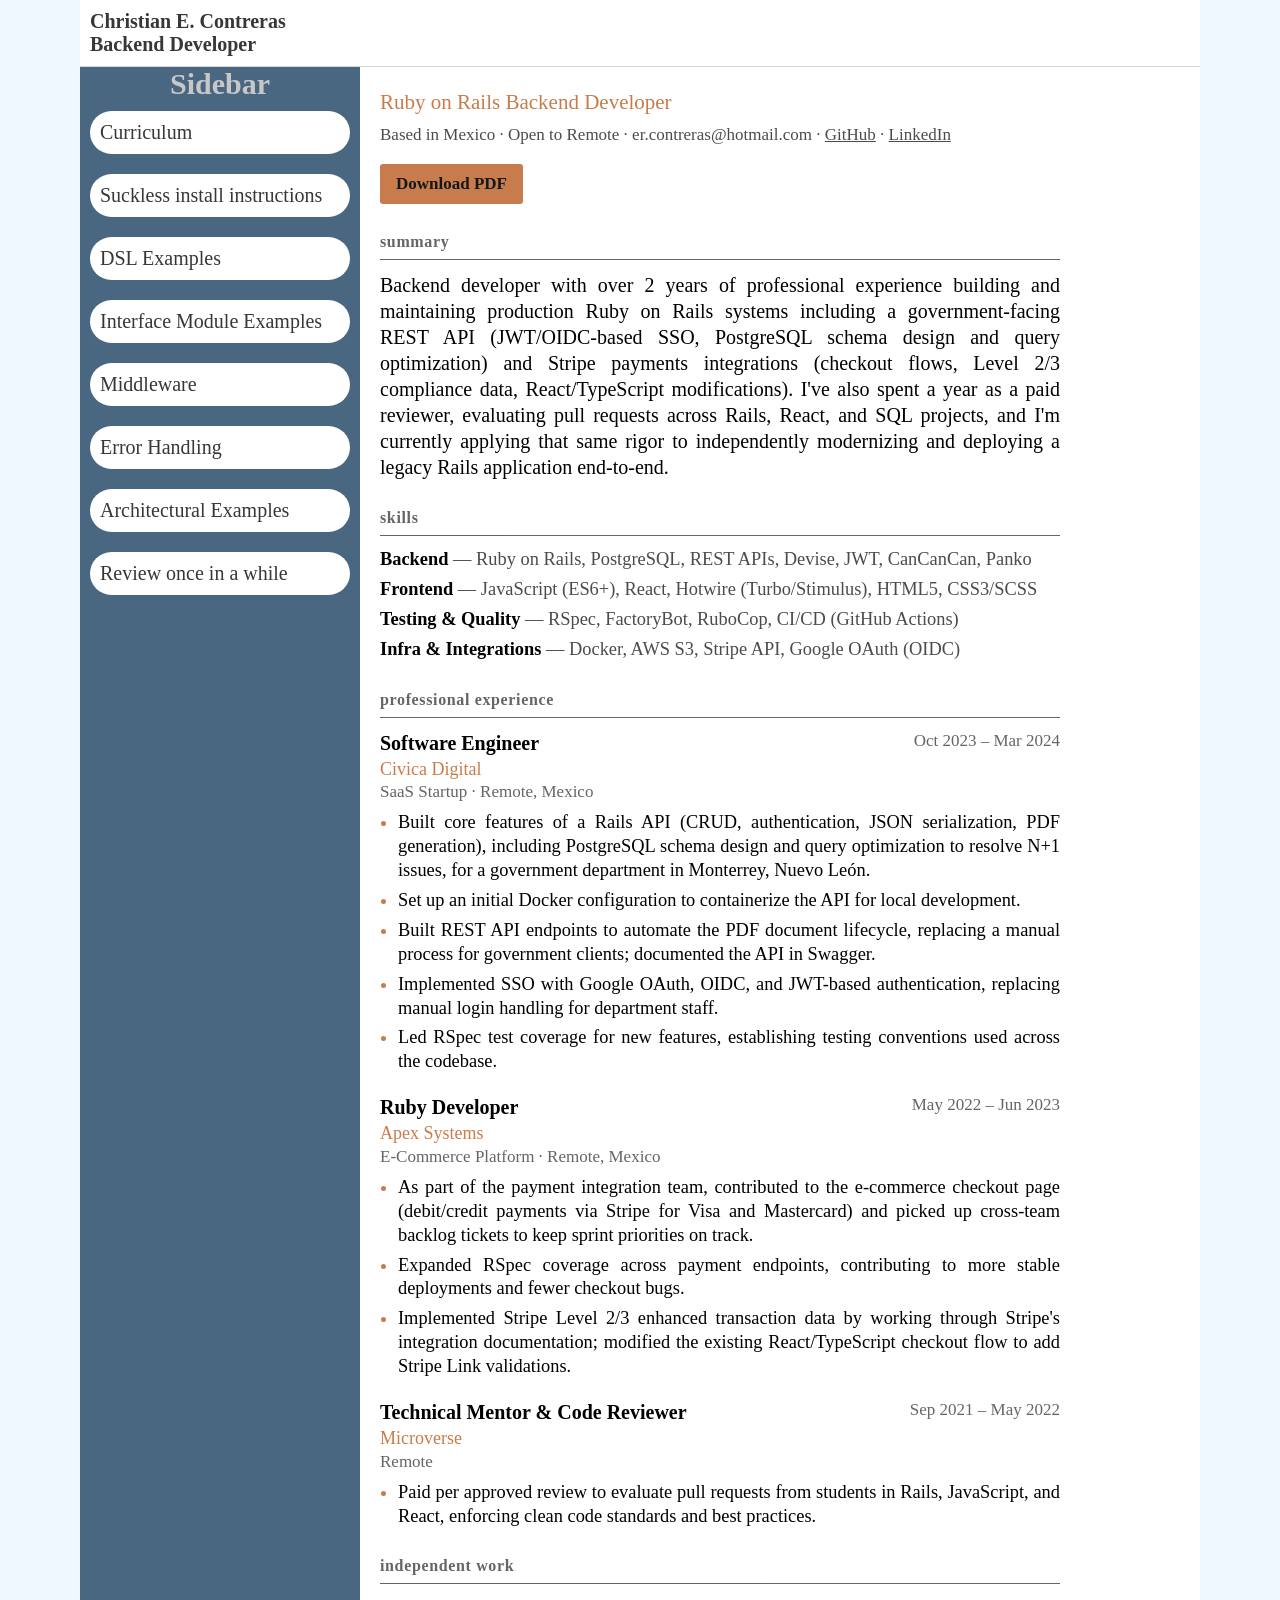
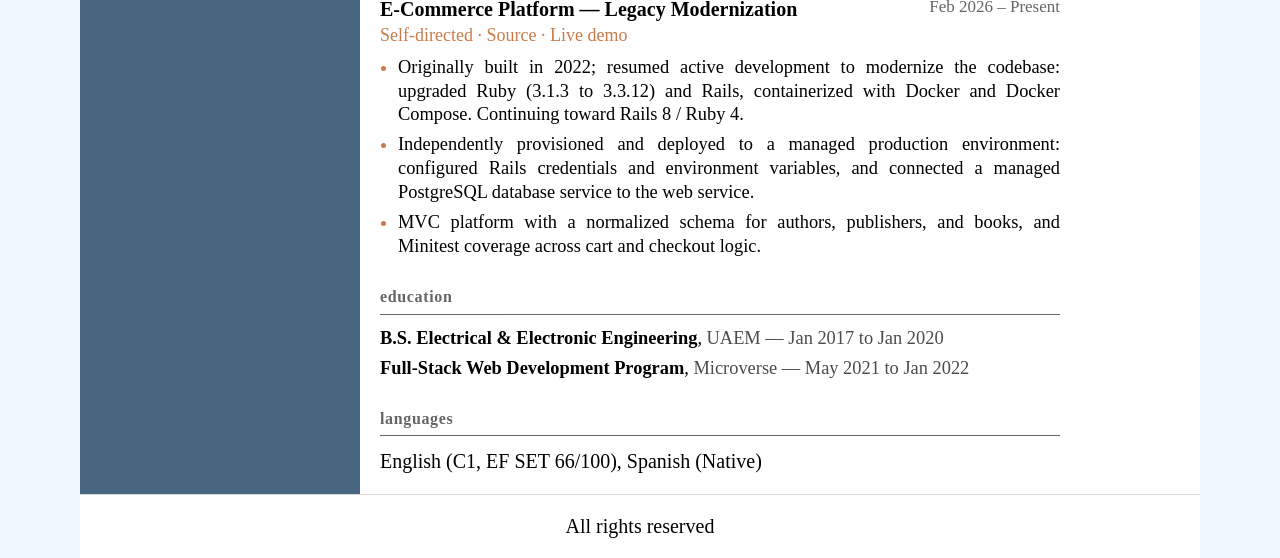
<file: index.html>
<!DOCTYPE html>
<html lang="en">

<head>
  <meta charset="UTF-8">
  <title>Ruby on Rails Backend developer</title>
  <link rel="stylesheet" href="style.css">

  <script defer src="scripts/loader.js"></script>
  <script defer src="scripts/hiddenOnClick.js"></script>
</head>

<body>
  <header>
    <h1>Christian E. Contreras <br> Backend Developer</h1>
  </header>

  <div id="main-sidebar">
    <div id="sidebar"></div>

    <main id="main"></main>
  </div>

  <footer>All rights reserved</footer>
</body>

</html>
</file>
<file: style.css>
* {
  padding: 0;
  margin: 0;
  box-sizing: border-box;
}

.hidden {
  display: none !important;
}

html {
  font-size: 62.5%;
}

body {
  max-width: 1120px;
  margin: 0 auto;
  background-color: aliceblue;
}

main {
  padding: 2rem;
  font-size: 2rem;
}

header {
  background-color: white;
  border-bottom: 1px solid #d7d7d7;
}

header h1 {
  padding: 1rem;
  color: #373737;
}

section h2 {
  color: #373737;
  padding: 2rem 0;
}

section ul {
  list-style: none;
}

section div {
  text-align: justify;
}

footer {
  background-color: #ffffff;
  text-align: center;
  font-size: 2rem;
  padding: 2rem;
  border-top: 1px solid #d7d7d7;
}

pre {
  padding: 1rem;
  background-color: #f5f5f5;
  white-space: pre-wrap;
  border: 1px solid #ffffff;
}

code {
  font-size: 1.5rem;
  color: #000000;
  font-style: italic;
}

#main-sidebar {
  display: flex;
  background-color: white;
  min-height: 100vh;
}

#sidebar {
  min-width: 25%;
  background-color: #496781;
}

#sidebar h2 {
  text-align: center;
  font-size: 3rem;
  color: #c7c7c7;
}

#summary p {
  text-align: justify;
}

.menu {
  display: flex;
  flex-direction: column;
  padding: 1rem;
  gap: 2rem;
}

.menu li {
  list-style: none;
  background-color: #ffffff;
  border-radius: 6rem;
  padding: 1rem;
}

.menu li a {
  font-size: 2rem;
  color: #373737;
  text-decoration: none;
}

.menu li a:hover {
  color: red;
}
</file>
